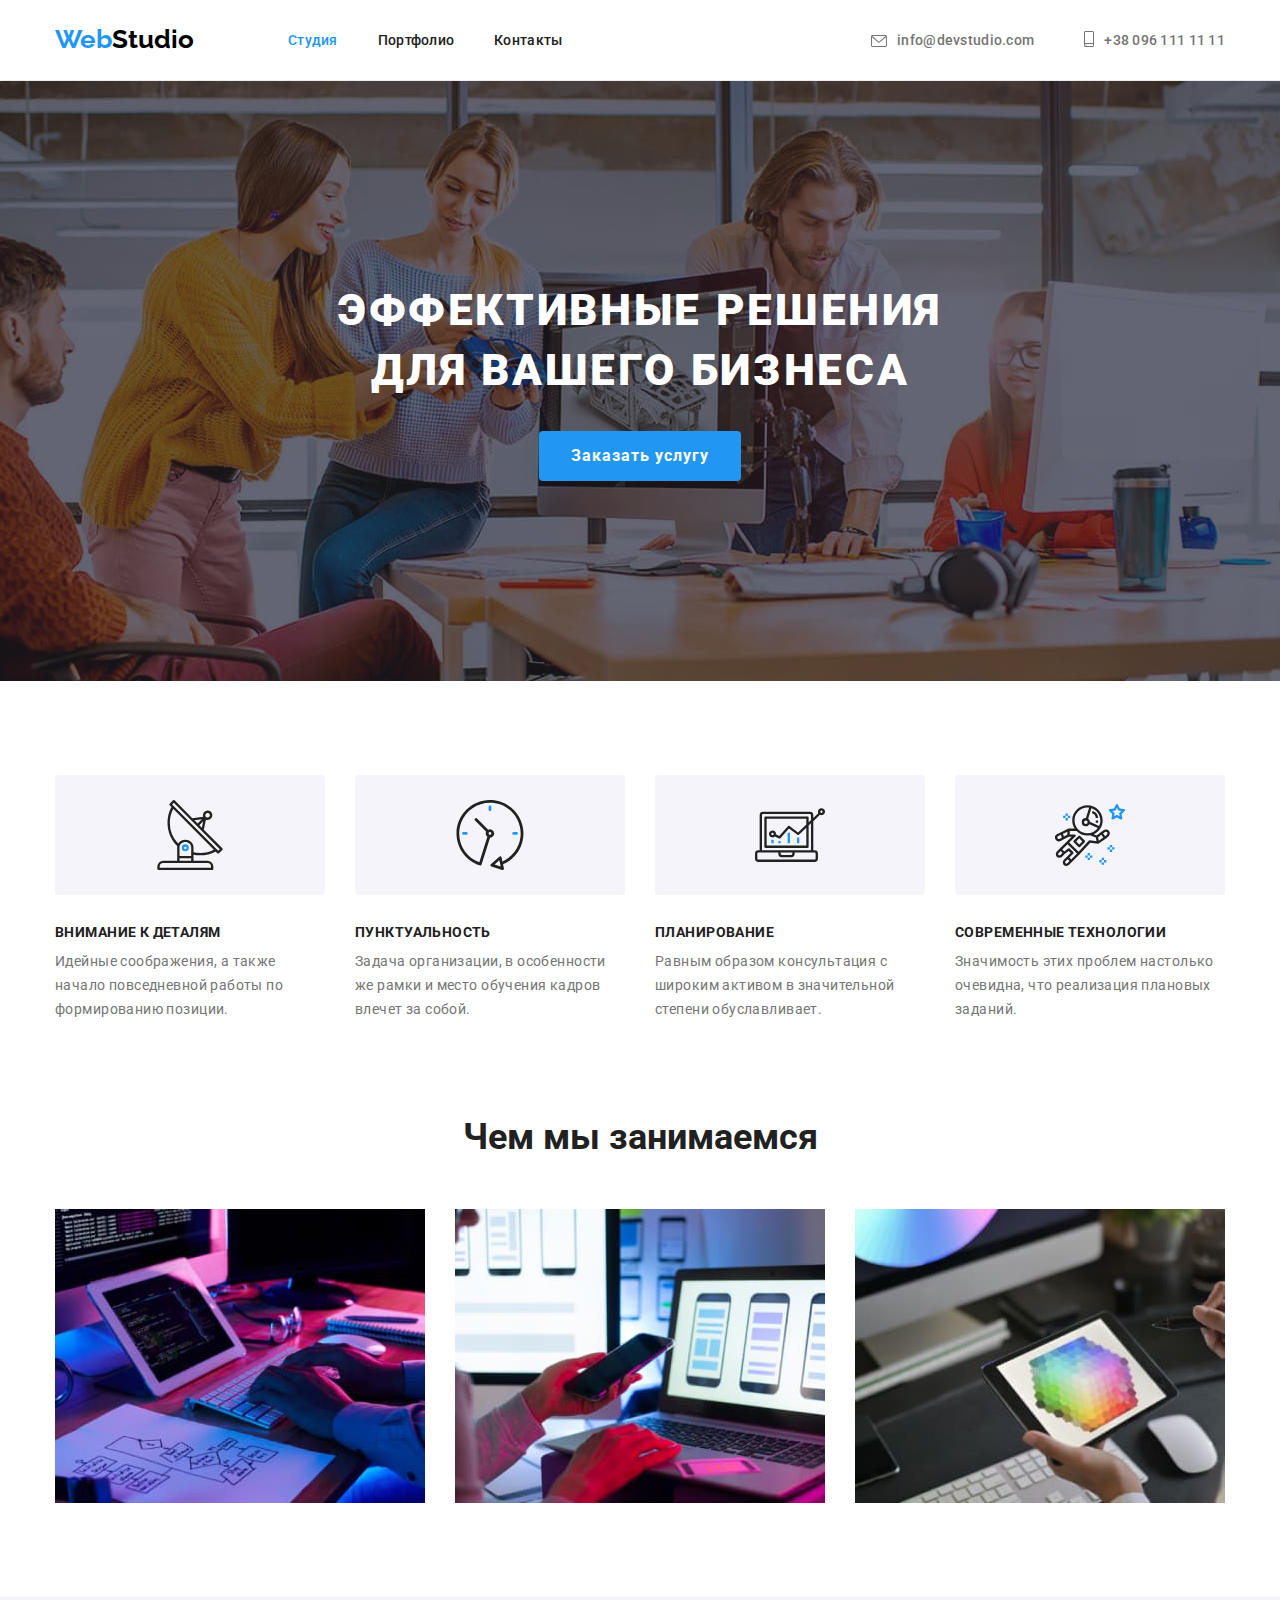
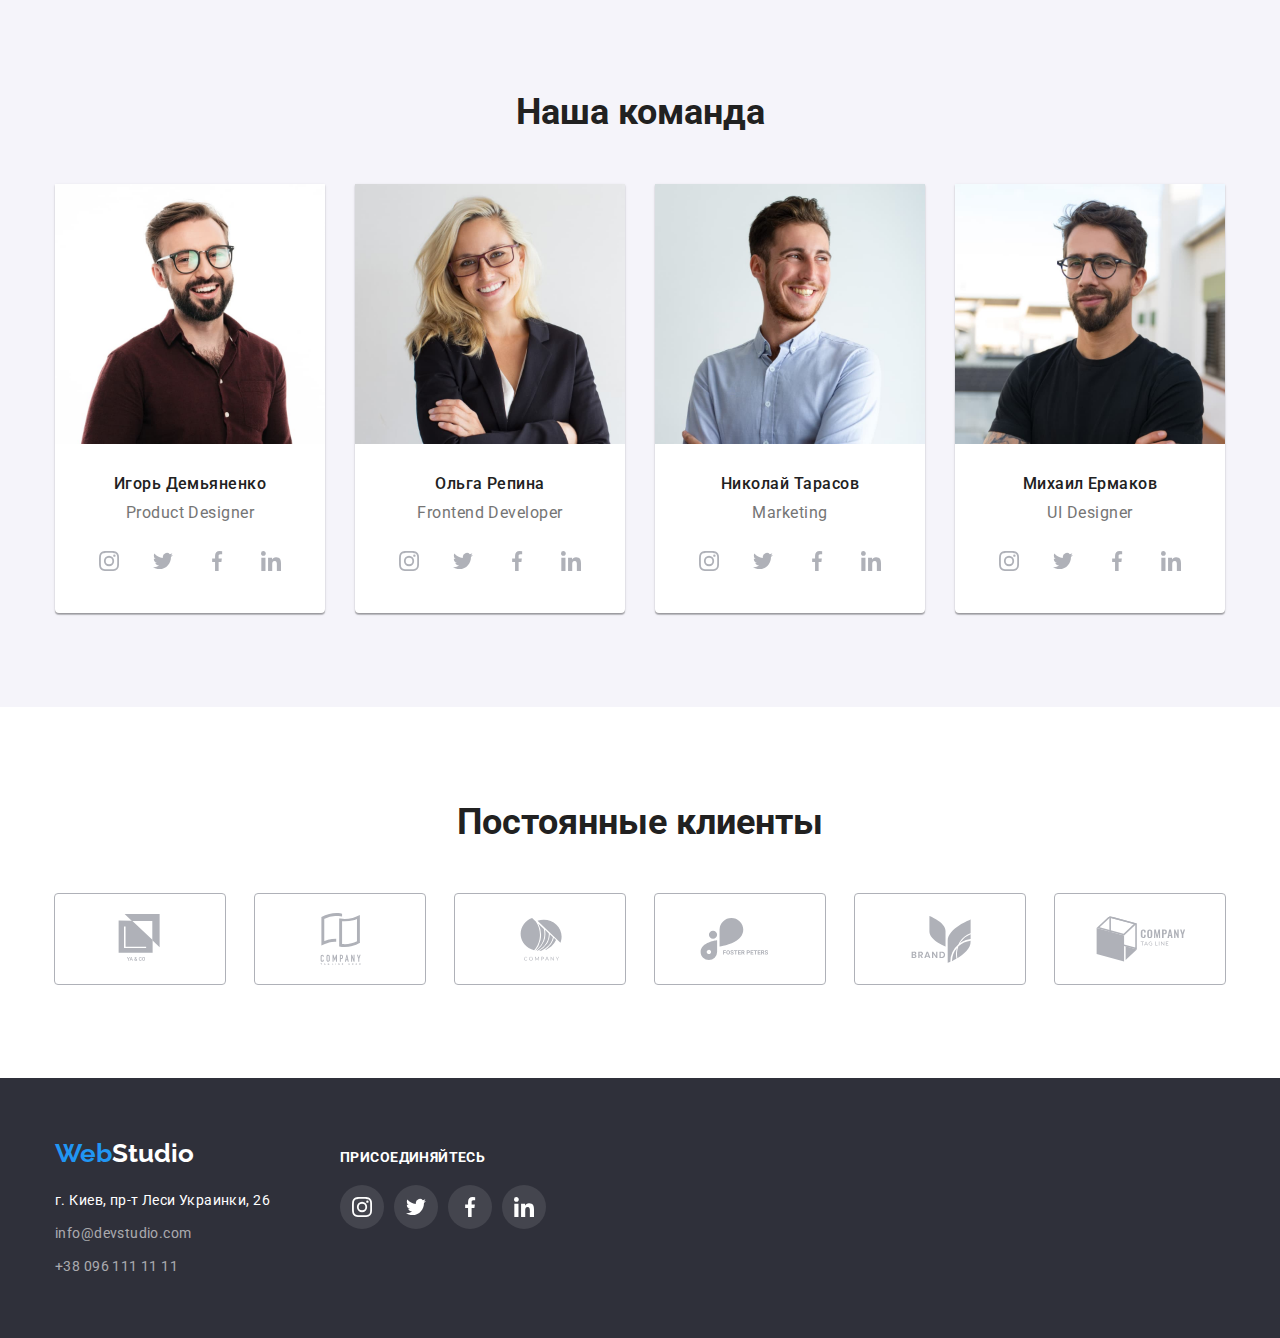
<file: index.html>
<!DOCTYPE html>
<html lang="en">
<head>
    <meta charset="UTF-8">
    <meta name="viewport" content="width=device-width, initial-scale=1.0">
    <link rel="preconnect" href="https://fonts.gstatic.com">
    <link rel="preconnect" href="https://fonts.gstatic.com">
    <link rel="preconnect" href="https://fonts.gstatic.com">
    <link
        href="https://fonts.googleapis.com/css2?family=Raleway:wght@700&family=Roboto:ital,wght@0,400;0,500;0,700;1,900&display=swap"
        rel="stylesheet">
    <link rel="stylesheet" href="./modern-normalize.css">    
    <link rel="stylesheet" href="./style.css">
    <title>WebStudio</title>
</head>
<body>
        <!--header-->
        <header class="header">
            <nav class="nav">
        
                <div class="container">
                    <a class="logo" href="/"><span>Web</span>Studio</a>
                    <ul class="nav-list list">
                        <li class="item">
                            <a class="link current" href="./index.html">Студия</a>
                        </li>
                        <li class="item">
                            <a class="link" href="./portfolio.html">Портфолио</a>
                        </li>
                        <li class="item">
                            <a class="link" href="">Контакты</a>
                        </li>
                    </ul>
        
                    <ul class="nav-contacts list">
                        <li class="item"> 
                            <a class="link" href="mailto:info@devstudio.com"><svg class="link-mail">
                                <use href="./sprite.svg#icon-mail"></use>
                            </svg>info@devstudio.com</a>
                        </li>
                        <li class="item"> 
                            <a class="link" href="tel:+380961111111"><svg class="link-phone" width="10" heigdht="16">
                                <use href="./sprite.svg#icon-telephone"></use>
                            </svg>+38 096 111 11 11</a>
                        </li>
                    </ul>
                </div>
        
            </nav>
        </header>
        
        <main>
        
            <!--hero-->
        
            <section class="hero">
                <div class="wrapper-hero">
                    <h1 class="hero-title">Эффективные решения для вашего бизнеса</h1>
                    <a class="button" href="">Заказать услугу</a>
                </div>
            </section>
        
            <!--advantages-->
        
            <section class="advantages">
                <div class="container">
                    <!-- <h2>Почему именно мы</h2> -->
                    <ul class="advantages-list">
                        <li class="advantages-item">
                            <div class="wrapper-icons">
                                <svg class="advantages-icon">
                                    <use href="./sprite.svg#icon-antenna"></use>
                                </svg>
                            </div>
                            <h3 class="advantages-title">Внимание к деталям</h3>
                            <p class="advantages-text">Идейные соображения, а также начало повседневной
                                работы по формированию позиции.
                            </p>
                        </li>
                        <li class="advantages-item">
                            <div class="wrapper-icons">
                                <svg class="advantages-icon">
                                    <use href="./sprite.svg#icon-clock"></use>
                                </svg>
                            </div>
                            <h3 class="advantages-title">Пунктуальность</h3>
                            <p class="advantages-text">Задача организации, в особенности же рамки и место
                                обучения кадров влечет за собой.
                            </p>
                        </li>
                        <li class="advantages-item">
                            <div class="wrapper-icons">
                                <svg class="advantages-icon">
                                    <use href="./sprite.svg#icon-diagram"></use>
                                </svg>
                            </div>
                            <h3 class="advantages-title">Планирование</h3>
                            <p class="advantages-text">Равным образом консультация с широким активом в
                                значительной степени обуславливает.
                            </p>
                        </li>
                        <li class="advantages-item">
                            <div class="wrapper-icons">
                                <svg class="advantages-icon">
                                    <use href="./sprite.svg#icon-astronaut"></use>
                                </svg>
                            </div>
                            <h3 class="advantages-title">Современные технологии</h3>
                            <p class="advantages-text">Значимость этих проблем настолько очевидна,
                                что реализация плановых заданий.
                            </p>
                        </li>
                    </ul>
                </div>
            </section>
        
            <!--activity-->
        
            <section class="activity">
                <div class="container">
                    <h2 class="title">Чем мы занимаемся</h2>
                    <ul class="activity-list">
                        <li class="activity-item">
                            <img src="./Images/work1.jpg" alt="" width="370">
                        </li>
                        <li class="activity-item">
                            <img src="./Images/work2.jpg" alt="" width="370">
                        </li>
                        <li class="activity-item">
                            <img src="./Images/work3.jpg" alt="" width="370">
                        </li>
                    </ul>
                </div>
            </section>
        
            <!--team-->
        
            <section class="team">
                <div class="container">
                    <h2 class="title">Наша команда</h2>
                    <ul class="team-list">
                        <li class="team-item">
                            <img src="./Images/specialist1.jpg" alt="" width="270">
                            <h3 class="employee">Игорь Демьяненко</h3>
                            <p class="position">Product Designer</p>
                            <ul class="social-networks">
                                <li class="social-icons-wr">
                                    <a class="social-icons"  href="">
                                        <svg class="social-icon">
                                            <use href="./sprite.svg#icon-instagram"  width="20" height="20"></use>
                                        </svg>
                                    </a>
                                </li>
                                <li class="social-icons-wr">
                                    <a class="social-icons" href="">
                                        <svg class="social-icon">
                                            <use href="./sprite.svg#icon-twitter" width="20" height="20"></use>
                                        </svg>
                                    </a>
                                </li>
                                <li class="social-icons-wr">
                                <a class="social-icons" href="">
                                    <svg class="social-icon">
                                        <use href="./sprite.svg#icon-facebook" width="20" height="20"></use>
                                    </svg>
                                </a>
                                </li>
                                <li class="social-icons-wr">
                                    <a class="social-icons" href="">
                                        <svg class="social-icon">
                                            <use href="./sprite.svg#icon-linkedin" width="20" height="20"></use>
                                        </svg>
                                    </a>
                                </li>
                            </ul>
                        </li>
                        <li class="team-item">
                            <img src="./Images/specialist2.jpg" alt="" width="270">
                            <h3 class="employee">Ольга Репина</h3>
                            <p class="position">Frontend Developer</p>
                            <ul class="social-networks">
                                <li class="social-icons-wr">
                                    <a class="social-icons" href="">
                                        <svg class="social-icon">
                                            <use href="./sprite.svg#icon-instagram" width="20" height="20"></use>
                                        </svg>
                                    </a>
                                </li>
                                <li class="social-icons-wr">
                                    <a class="social-icons" href="">
                                        <svg class="social-icon">
                                            <use href="./sprite.svg#icon-twitter" width="20" height="20"></use>
                                        </svg>
                                    </a>
                                </li>
                                <li class="social-icons-wr">
                                    <a class="social-icons" href="">
                                        <svg class="social-icon">
                                            <use href="./sprite.svg#icon-facebook" width="20" height="20"></use>
                                        </svg>
                                    </a>
                                </li>
                                <li class="social-icons-wr">
                                    <a class="social-icons" href="">
                                        <svg class="social-icon">
                                            <use href="./sprite.svg#icon-linkedin" width="20" height="20"></use>
                                        </svg>
                                    </a>
                                </li>
                            </ul>
                        </li>
                        <li class="team-item">
                            <img src="./Images/specialist3.jpg" alt="" width="270">
                            <h3 class="employee">Николай Тарасов</h3>
                            <p class="position">Marketing</p>
                            <ul class="social-networks">
                                <li class="social-icons-wr">
                                    <a class="social-icons" href="">
                                        <svg class="social-icon">
                                            <use href="./sprite.svg#icon-instagram" width="20" height="20"></use>
                                        </svg>
                                    </a>
                                </li>
                                <li class="social-icons-wr">
                                    <a class="social-icons" href="">
                                        <svg class="social-icon">
                                            <use href="./sprite.svg#icon-twitter" width="20" height="20"></use>
                                        </svg>
                                    </a>
                                </li>
                                <li class="social-icons-wr">
                                    <a class="social-icons" href="">
                                        <svg class="social-icon">
                                            <use href="./sprite.svg#icon-facebook" width="20" height="20"></use>
                                        </svg>
                                    </a>
                                </li>
                                <li class="social-icons-wr">
                                    <a class="social-icons" href="">
                                        <svg class="social-icon">
                                            <use href="./sprite.svg#icon-linkedin" width="20" height="20"></use>
                                        </svg>
                                    </a>
                                </li>
                            </ul>
                        </li>
                        <li class="team-item">
                            <img src="./Images/specialist4.jpg" alt="" width="270">
                            <h3 class="employee">Михаил Ермаков</h3>
                            <p class="position">UI Designer</p>
                            <ul class="social-networks">
                                <li class="social-icons-wr">
                                    <a class="social-icons" href="">
                                        <svg class="social-icon">
                                            <use href="./sprite.svg#icon-instagram" width="20" height="20"></use>
                                        </svg>
                                    </a>
                                </li>
                                <li class="social-icons-wr">
                                    <a class="social-icons" href="">
                                        <svg class="social-icon">
                                            <use href="./sprite.svg#icon-twitter" width="20" height="20"></use>
                                        </svg>
                                    </a>
                                </li>
                                <li class="social-icons-wr">
                                    <a class="social-icons" href="">
                                        <svg class="social-icon">
                                            <use href="./sprite.svg#icon-facebook" width="20" height="20"></use>
                                        </svg>
                                    </a>
                                </li>
                                <li class="social-icons-wr">
                                    <a class="social-icons" href="">
                                        <svg class="social-icon">
                                            <use href="./sprite.svg#icon-linkedin" width="20" height="20"></use>
                                        </svg>
                                    </a>
                                </li>
                            </ul>
                        </li>
                    </ul>
                </div>
            </section>

            <!-- clients -->

            <section class="clients">
                <div class="container">
                    <h2 class="title">Постоянные клиенты</h2>
                    <ul class="clients-list">
                        <li class="clients-wrapper">
                            <a class="clients-icons" href="">
                                <svg class="clients-icon">
                                    <use href="./sprite.svg#icon-client-1"></use>
                                </svg>
                            </a>
                        </li>
                        <li class="clients-wrapper">
                            <a class="clients-icons" href="">
                                <svg class="clients-icon">
                                    <use href="./sprite.svg#icon-client-2"></use>
                                </svg>
                            </a>
                        </li>
                        <li class="clients-wrapper">
                            <a class="clients-icons" href="">
                                <svg class="clients-icon">
                                    <use href="./sprite.svg#icon-client-3"></use>
                                </svg>
                            </a>
                        </li>
                        <li class="clients-wrapper">
                            <a class="clients-icons" href="">
                                <svg class="clients-icon">
                                    <use href="./sprite.svg#icon-client-4"></use>
                                </svg>
                            </a>
                        </li>
                        <li class="clients-wrapper">
                            <a class="clients-icons" href="">
                                <svg class="clients-icon">
                                    <use href="./sprite.svg#icon-client-5"></use>
                                </svg>
                            </a>
                        </li>
                        <li class="clients-wrapper">
                            <a class="clients-icons" href="">
                                <svg class="clients-icon">
                                    <use href="./sprite.svg#icon-client-6"></use>
                                </svg>
                            </a>
                        </li>
                    </ul>
                </div>
            </section>
        </main>
        
        <!--Footer-->
        
        <footer class="footer">
            <div class="container footer-container">
                <div>
                    <a class="logo" href="/"><span>Web</span>Studio</a>
                    <address>
                        <ul>
                            <li class="footer-item">
                                <a class="physical-addr" href="https://goo.gl/maps/uuf63Y5LSHBS14dH9" target="blank">
                                    г. Киев, пр-т Леси Украинки, 26
                                </a>
                            </li>
                            <li class="footer-item">
                                <a class="connection" href="mailto:info@devstudio.com">info@devstudio.com</a>
                            </li>
                            <li class="footer-item">
                                <a class="connection" href="tel:+380961111111">+38 096 111 11 11</a>
                            </li>
                        </ul>
                    </address>
                </div>
                <div class="social-links">
                    <h3 class="ft-icons-title">присоединяйтесь</h3>
                    <ul class="social-networks ft-icons">
                        <li class="social-icons-wr">
                            <a class="social-icons " href="">
                                <svg class="social-icon">
                                    <use href="./sprite.svg#icon-instagram" width="20" height="20"></use>
                                </svg>
                            </a>
                        </li>
                        <li class="social-icons-wr">
                            <a class="social-icons" href="">
                                <svg class="social-icon">
                                    <use href="./sprite.svg#icon-twitter" width="20" height="20"></use>
                                </svg>
                            </a>
                        </li>
                        <li class="social-icons-wr">
                            <a class="social-icons" href="">
                                <svg class="social-icon">
                                    <use href="./sprite.svg#icon-facebook" width="20" height="20"></use>
                                </svg>
                            </a>
                        </li>
                        <li class="social-icons-wr">
                            <a class="social-icons" href="">
                                <svg class="social-icon">
                                    <use href="./sprite.svg#icon-linkedin" width="20" height="20"></use>
                                </svg>
                            </a>
                        </li>
                    </ul>
                </div>
             </div> <!--container -->
        </footer>
</body>
</html>
</file>
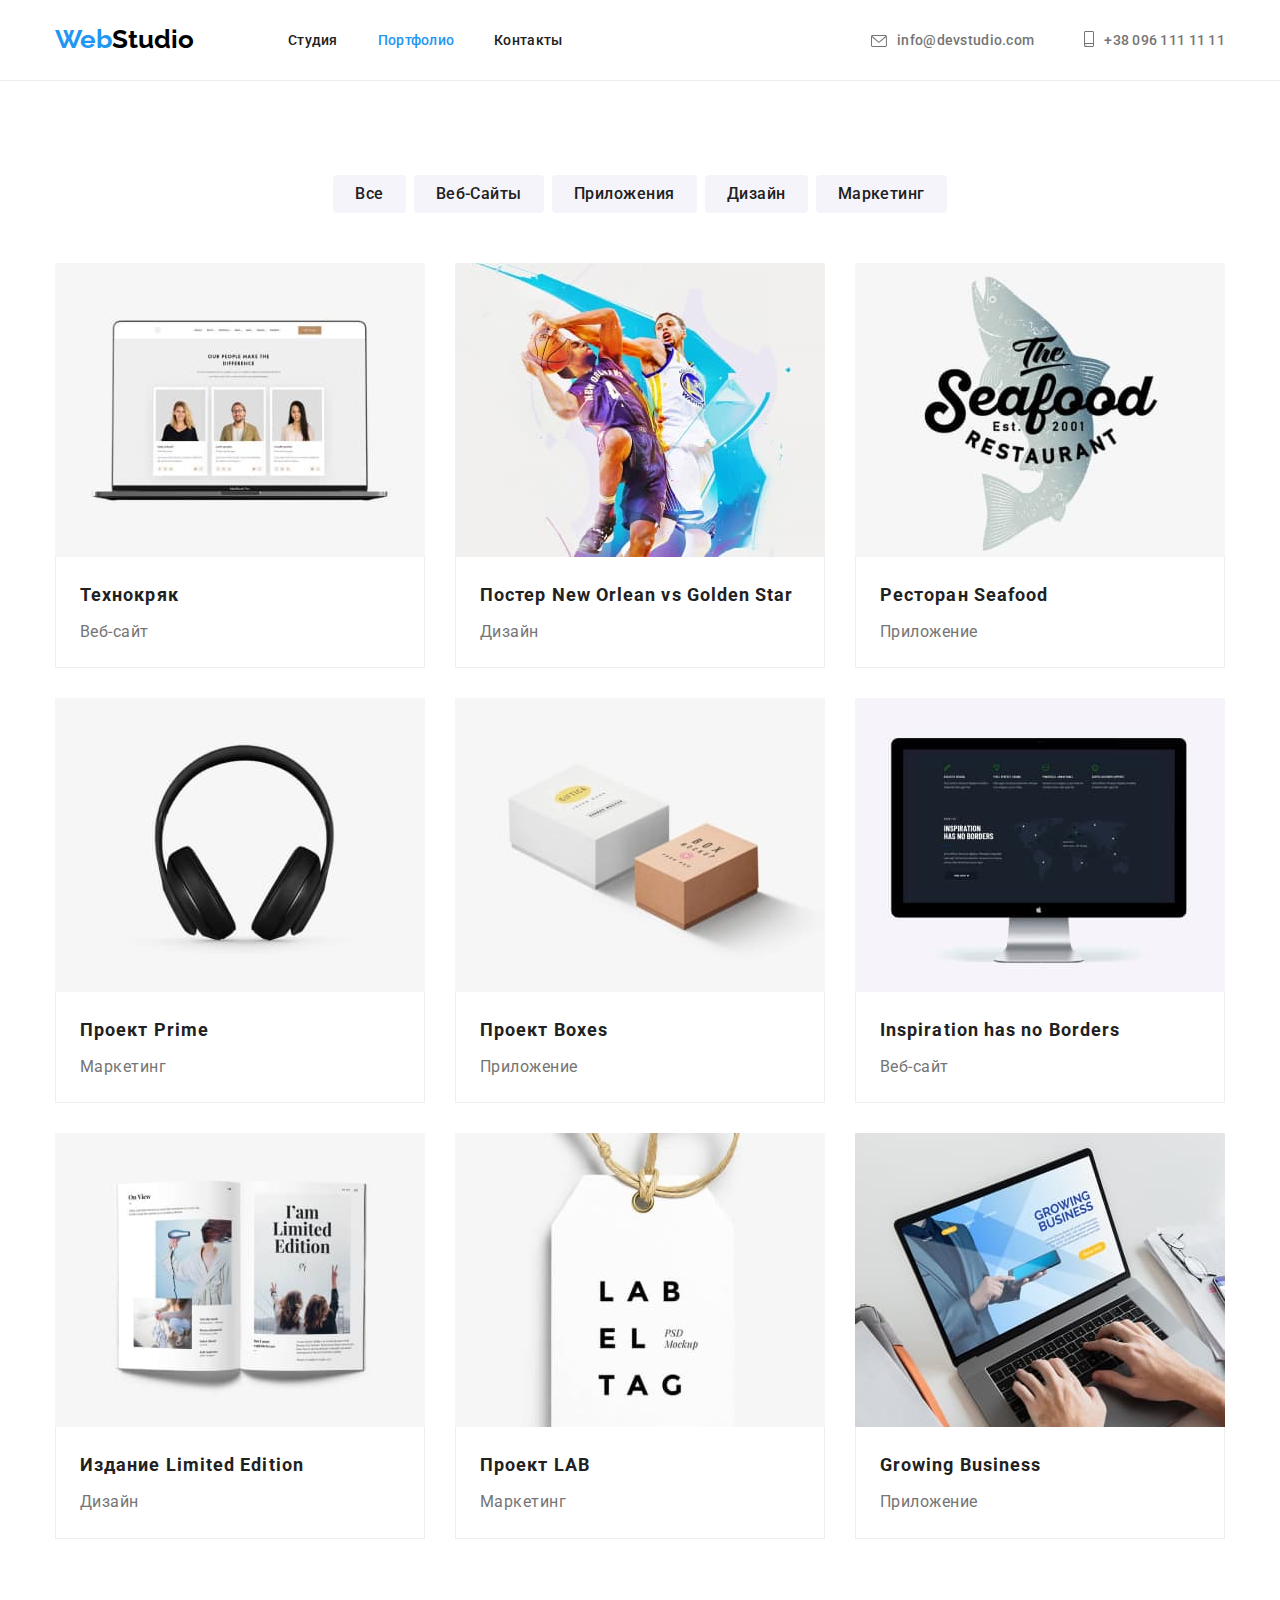
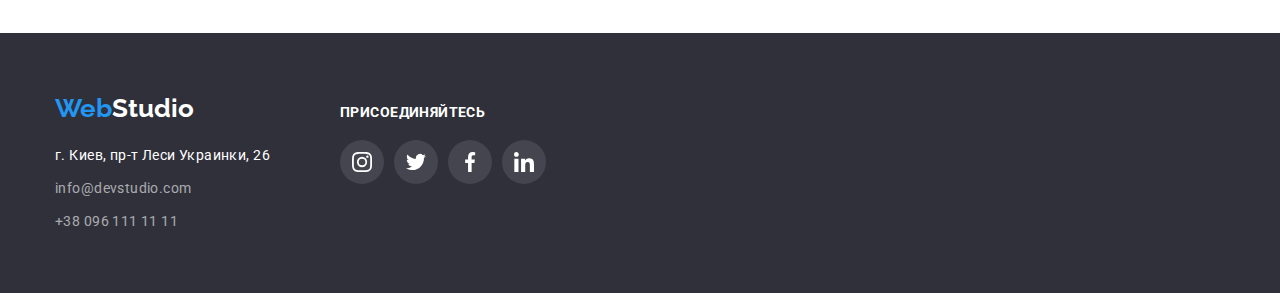
<file: portfolio.html>
<!DOCTYPE html>
<html lang="en">
<head>
    <meta charset="UTF-8">
    <meta name="viewport" content="width=device-width, initial-scale=1.0">
    <link rel="preconnect" href="https://fonts.gstatic.com">
    <link rel="preconnect" href="https://fonts.gstatic.com">
    <link rel="preconnect" href="https://fonts.gstatic.com">
    <link
        href="https://fonts.googleapis.com/css2?family=Raleway:wght@700&family=Roboto:ital,wght@0,400;0,500;0,700;1,900&display=swap"
        rel="stylesheet">
    <link rel="stylesheet" href="./modern-normalize.css">
    <link rel="stylesheet" href="./style.css">
    <title>Portfolio</title>
</head>
<body>

        <!--header-->    
        <header class="header">
            <nav class="nav">
        
                <div class="container">
                    <a class="logo" href="/"><span>Web</span>Studio</a>
                    <ul class="nav-list list">
                        <li class="item">
                            <a class="link " href="./index.html">Студия</a>
                        </li>
                        <li class="item">
                            <a class="link current" href="./portfolio.html">Портфолио</a>
                        </li>
                        <li class="item">
                            <a class="link" href="">Контакты</a>
                        </li>
                    </ul>
        
                    <ul class="nav-contacts list">
                        <li class="item">
                            <a class="link" href="mailto:info@devstudio.com"><svg class="link-mail">
                                    <use href="./sprite.svg#icon-mail"></use>
                                </svg>info@devstudio.com</a>
                        </li>
                        <li class="item">
                            <a class="link" href="tel:+380961111111"><svg class="link-phone" width="10" heigdht="16">
                                    <use href="./sprite.svg#icon-telephone"></use>
                                </svg>+38 096 111 11 11</a>
                        </li>
                    </ul>
                </div>
        
            </nav>
        </header>

        <!--main-->
        <main>
            <section class="portfolio">
                <div class="container">
                    <h1 class="invisible">портфолио</h1>
                    <ul class="filters">
                        <li class="filter-item">
                            <button class="filter">все</button>
                        </li>
                        <li class="filter-item">
                            <button class="filter">веб-сайты</button>
                        </li>
                        <li class="filter-item">
                            <button class="filter">приложения</button>
                        </li>
                        <li class="filter-item">
                            <button class="filter">дизайн</button>
                        </li>
                        <li class="filter-item">
                            <button class="filter">маркетинг</button>
                        </li>
                    </ul>    

                    <ul class="projects">
                        <li class="card">
                            <a href="">
                                <img src="./Images/технокряк.jpg" alt="">
                                <div class="card-content">
                                    <h2 class="project">Технокряк</h2>
                                    <p class="type">Веб-сайт</p>
                                </div>
                            </a>
                    
                        </li>
                        <li class="card">
                            <a href="">
                                <img src="./Images/постер new orlean.jpg" alt="">
                                <div class="card-content">
                                    <h2 class="project">Постер New Orlean vs Golden Star</h2>
                                    <p class="type">Дизайн</p>
                                </div>
                            </a>
                    
                        </li>
                        <li class="card">
                            <a href="">
                                <img src="./Images/приложение seafood.jpg" alt="">
                                <div class="card-content">
                                    <h2 class="project">Ресторан Seafood</h2>
                                    <p class="type">Приложение</p>
                                </div>
                            </a>
                    
                        </li>
                        <li class="card">
                            <a href="">
                                <img src="./Images/проэкт prime.jpg" alt="">
                                <div class="card-content">
                                    <h2 class="project">Проект Prime</h2>
                                    <p class="type">Маркетинг</p>
                                </div>
                            </a>
                    
                        </li>
                        <li class="card">
                            <a href="">
                                <img src="./Images/проэкт boxes.jpg" alt="">
                                <div class="card-content">
                                    <h2 class="project">Проект Boxes</h2>
                                    <p class="type">Приложение</p>
                                </div>
                            </a>
                    
                        </li>
                        <li class="card">
                            <a href="">
                                <img src="./Images/inspiration.jpg" alt="">
                                <div class="card-content">
                                    <h2 class="project">Inspiration has no Borders</h2>
                                    <p class="type">Веб-сайт</p>
                                </div>
                            </a>
                    
                        </li>
                        <li class="card">
                            <a href="">
                                <img src="./Images/limited education.jpg" alt="">
                                <div class="card-content">
                                    <h2 class="project">Издание Limited Edition</h2>
                                    <p class="type">Дизайн</p>
                                </div>
                            </a>
                    
                        </li>
                        <li class="card">
                            <a href="">
                                <img src="./Images/проэкт lab.jpg" alt="">
                                <div class="card-content">
                                    <h2 class="project">Проект LAB</h2>
                                    <p class="type">Маркетинг</p>
                                </div>
                            </a>
                    
                        </li>
                        <li class="card">
                            <a href="">
                                <img src="./Images/growing business.jpg" alt="">
                                <div class="card-content">
                                    <h2 class="project">Growing Business</h2>
                                    <p class="type">Приложение</p>
                                </div>
                            </a>
                    
                        </li>
                    </ul>
                </div> 
            </section>

        </main>

        <!--Footer-->   
    <footer class="footer">
        <div class="container footer-container">
            <div>
                <a class="logo" href="/"><span>Web</span>Studio</a>
                <address>
                    <ul>
                        <li class="footer-item">
                            <a class="physical-addr" href="https://goo.gl/maps/uuf63Y5LSHBS14dH9" target="blank">
                                г. Киев, пр-т Леси Украинки, 26
                            </a>
                        </li>
                        <li class="footer-item">
                            <a class="connection" href="mailto:info@devstudio.com">info@devstudio.com</a>
                        </li>
                        <li class="footer-item">
                            <a class="connection" href="tel:+380961111111">+38 096 111 11 11</a>
                        </li>
                    </ul>
                </address>
            </div>
            <div class="social-links">
                <h3 class="ft-icons-title">присоединяйтесь</h3>
                <ul class="social-networks ft-icons">
                    <li class="social-icons-wr">
                        <a class="social-icons " href="">
                            <svg class="social-icon">
                                <use href="./sprite.svg#icon-instagram" width="20" height="20"></use>
                            </svg>
                        </a>
                    </li>
                    <li class="social-icons-wr">
                        <a class="social-icons" href="">
                            <svg class="social-icon">
                                <use href="./sprite.svg#icon-twitter" width="20" height="20"></use>
                            </svg>
                        </a>
                    </li>
                    <li class="social-icons-wr">
                        <a class="social-icons" href="">
                            <svg class="social-icon">
                                <use href="./sprite.svg#icon-facebook" width="20" height="20"></use>
                            </svg>
                        </a>
                    </li>
                    <li class="social-icons-wr">
                        <a class="social-icons" href="">
                            <svg class="social-icon">
                                <use href="./sprite.svg#icon-linkedin" width="20" height="20"></use>
                            </svg>
                        </a>
                    </li>
                </ul>
            </div>
        </div>
        <!--container -->
    </footer>

</body>
</html>
</file>
<file: style.css>
/* 
основной цвет текста    #757575
второстепенный цвет текста  #212121
акцент   #2196f3
*/

:root {
  --primary-text-color: #757575;
  --title-text-color: #212121;
  --accent-color: #2196f3;
  --button-white: #ffffff;
  --bg-color-btn: #f5f4fa;
  --body-bg-color: #ffffff;
  --text-logo-black: #000;
  --text-white: #ffffff;
  --bg-hero-footer: #2f303a;
  --bg-section-team: #f5f4fa;
  --adress-text-color: rgba(255, 255, 255, 0.6);
  --bg-icons-adv: #f5f4fa;
  --icon-color-white: #fff;
  --icon-color-gray: #afb1b8;
}

a {
  text-decoration: none;
}

ul {
  list-style: none;
  margin: 0;
  padding: 0;
}

img {
  display: block;
}

body {
  font-family: "Roboto", sans-serif;
  background-color: var(--body-bg-color);
}

.container {
  max-width: 1200px;
  padding-left: 15px;
  padding-right: 15px;
  margin-left: auto;
  margin-right: auto;
}

/* webstudio */

/* header */
.header .container {
  display: flex;
  align-items: center;
}

.header {
  border-bottom-width: 1px;
  border-bottom-style: solid;
  border-bottom-color: #ececec;
}

.logo {
  font-family: "Raleway", sans-serif;
  font-style: normal;
  font-weight: 700;
  font-size: 26px;
  color: var(--text-logo-black);
  line-height: 1.2;
}

.logo > span {
  color: var(--accent-color);
}

.nav-list {
  display: flex;
  padding-left: 0;
  margin-left: 94px;
}

.nav-list .item + .item {
  margin-left: 40px;
}

.nav-list .link {
  display: block;
  padding-top: 32px;
  padding-bottom: 32px;

  font-weight: 500;
  font-size: 14px;
  line-height: 16px;
  letter-spacing: 0.02em;

  color: var(--title-text-color);
}

.nav-contacts {
  display: flex;
  margin-left: auto;
}

.nav-contacts .item + .item {
  margin-left: 50px;
}

.nav-contacts a {
  font-weight: 500;
  font-size: 14px;
  line-height: 16px;
  letter-spacing: 0.02em;

  color: var(--primary-text-color);
}

.link:hover,
.link:focus,
.nav-list .link.current {
  color: var(--accent-color);
}

.link-mail {
  margin-right: 10px;
  width: 16px;
  height: 12px;
  display: inline-block;
  fill: currentColor;
  vertical-align: middle;
}

.link-phone {
  margin-right: 10px;
  width: 10px;
  height: 16px;
  display: inline-block;
  fill: currentColor;
  vertical-align: top;
}

/* main */

/* hero */
.hero {
  height: 600px;
  max-width: 1600px;
  background-color: var(--bg-hero-footer);
  background-image: linear-gradient(
      to right,
      rgba(47, 48, 58, 0.4),
      rgba(47, 48, 58, 0.4)
    ),
    url(./Images/hero.jpg);
  background-size: cover;
  background-position: center;

  padding-top: 200px;
  padding-bottom: 200px;
}

.wrapper-hero {
  margin-left: auto;
  margin-right: auto;

  max-width: 696px;
  text-align: center;
}

.hero-title {
  margin-top: 0;
  margin-bottom: 30px;

  font-weight: 900;
  font-size: 44px;
  line-height: 1.36;
  letter-spacing: 0.06em;
  text-transform: uppercase;

  color: var(--text-white);
}

.hero .button {
  display: inline-block;
  margin-left: auto;
  margin-right: auto;
  padding: 10px 32px;
  border-radius: 4px;

  font-weight: 700;
  font-size: 16px;
  line-height: 1.9;

  letter-spacing: 0.06em;

  color: var(--button-white);
  background-color: var(--accent-color);
  text-align: center;
}

/* advantages */

.advantages {
  padding-top: 94px;
}

.advantages-list {
  display: flex;
}

.advantages-item:not(:last-child) {
  margin-right: 30px;
}
.advantages-title {
  margin-top: 0;
  margin-bottom: 10px;

  font-weight: 700;
  font-size: 14px;
  line-height: 1.1;
  letter-spacing: 0.03em;
  text-transform: uppercase;
  color: var(--title-text-color);
}

.advantages-text {
  margin-top: 0;
  margin-bottom: 0;

  font-size: 14px;
  line-height: 1.7;
  letter-spacing: 0.03em;

  color: var(--primary-text-color);
}

.wrapper-icons {
  display: flex;
  align-items: center;
  justify-content: center;
  margin-bottom: 30px;
  width: 270px;
  height: 120px;
  background-color: var(--bg-icons-adv);
  border-radius: 4px;
}

.advantages-icon {
  width: 70px;
  height: 70px;
}

/* activity */

.activity {
  padding-top: 94px;
  padding-bottom: 94px;
}

.activity-list {
  display: flex;
}

.activity-item {
  background-color: var(--bg-hero-footer);
}

.activity-item:not(:last-child) {
  margin-right: 30px;
}

.title {
  margin-top: 0;
  margin-bottom: 50px;

  font-weight: 700;
  font-size: 36px;
  line-height: 1.2;
  text-align: center;
  color: var(--title-text-color);
}

/* team */
.team {
  padding-top: 94px;
  padding-bottom: 94px;

  background: var(--bg-section-team);
}

.team-list {
  display: flex;
}

.team-item {
  text-align: center;

  background: var(--body-bg-color);
  box-shadow: 0px 1px 3px rgba(0, 0, 0, 0.12), 0px 1px 1px rgba(0, 0, 0, 0.14),
    0px 2px 1px rgba(0, 0, 0, 0.2);
  border-radius: 0px 0px 4px 4px;
}

.team-item:not(:last-child) {
  margin-right: 30px;
}

.employee {
  margin-top: 30px;
  margin-bottom: 10px;

  font-weight: 500;
  font-size: 16px;
  line-height: 1.2;
  letter-spacing: 0.03em;

  color: var(--title-text-color);
}

.position {
  margin-top: 0;
  margin-bottom: 16px;

  font-weight: 400;
  font-size: 16px;
  line-height: 1.2;
  letter-spacing: 0.03em;

  color: var(--primary-text-color);
}

.social-networks {
  display: flex;
  margin-bottom: 30px;
  justify-content: center;
}

.social-icons {
  display: flex;
  justify-content: center;
  align-items: center;
  width: 44px;
  height: 44px;
  border-radius: 50%;
  color: var(--icon-color-gray);
}

.social-icons-wr:not(:last-child) {
  margin-right: 10px;
}

.social-icon {
  width: 20px;
  height: 20px;
  fill: currentColor;
}

.social-icons:hover,
.social-icons:focus {
  background-color: var(--accent-color);
  color: var(--icon-color-white);
}

/* clients */

.clients {
  padding-top: 94px;
  padding-bottom: 94px;
}

.clients-list {
  display: flex;
  justify-content: center;
}

.clients-wrapper {
  display: flex;
  justify-content: center;
  align-items: center;
  width: 170px;
  height: 90px;
}

.clients-wrapper:not(:last-child) {
  margin-right: 30px;
}

.clients-icons {
  display: flex;
  color: var(--icon-color-gray);
  border: 1px solid;
  border-radius: 4px;
}

.clients-icon {
  width: 170px;
  height: 90px;
  fill: currentColor;
}

.clients-icons:hover,
.clients-icons:focus {
  color: var(--accent-color);
}

/* footer */
.footer {
  padding-top: 60px;
  padding-bottom: 60px;

  background: var(--bg-hero-footer);
}

.footer .logo {
  display: inline-block;
  color: var(--text-white);
}

.footer-item:not(:last-child) {
  margin-bottom: 9px;
}

.footer address {
  margin-top: 20px;
}

.physical-addr {
  font-style: normal;
  font-weight: 400;
  font-size: 14px;
  line-height: 1.7;
  letter-spacing: 0.03em;

  color: var(--text-white);
}

.connection {
  font-style: normal;
  font-weight: 400;
  font-size: 14px;
  line-height: 1.7;
  letter-spacing: 0.03em;

  color: var(--adress-text-color);
}

.footer-container {
  display: flex;
}

.social-links {
  padding-top: 12px;
  margin-left: 70px;
}

.ft-icons-title {
  margin-top: 0;
  margin-bottom: 20px;
  font-weight: bold;
  font-size: 14px;
  line-height: 1.1;
  letter-spacing: 0.03em;
  text-transform: uppercase;

  color: var(--text-white);
}

.ft-icons {
  justify-content: start;
}

.ft-icons .social-icons {
  background: rgba(255, 255, 255, 0.1);
  color: var(--icon-color-white);
}

.ft-icons .social-icons:hover,
.ft-icons .social-icons:focus {
  background-color: var(--accent-color);
}

.ft-icons .social-icon {
  fill: currentColor;
}

/* portfolio */

.invisible {
  display: none;
}

/* filters */

.portfolio {
  padding-top: 94px;
  padding-bottom: 94px;
}

.filters {
  display: flex;
  justify-content: center;
  margin-bottom: 50px;
}

.filter-item:not(:last-child) {
  margin-right: 8px;
}

.filter {
  padding: 6px 22px;
  border-radius: 4px;
  border: none;

  background-color: var(--bg-color-btn);

  font-weight: 500;
  font-size: 16px;
  line-height: 1.6;
  text-align: center;
  letter-spacing: 0.03em;
  text-transform: capitalize;

  color: var(--title-text-color);
}

.filter:hover {
  background-color: var(--accent-color);
  color: var(--button-white);
}

/* projects */

.projects {
  display: flex;
  flex-wrap: wrap;
}

.card {
  margin-right: 30px;
  margin-bottom: 30px;
}

.card:hover,
.card:focus {
  box-shadow: 0px 1px 1px rgba(0, 0, 0, 0.12), 0px 4px 4px rgba(0, 0, 0, 0.06),
    1px 4px 6px rgba(0, 0, 0, 0.16);
}

.card:nth-child(3n) {
  margin-right: 0;
}

.card:nth-last-child(-n + 3) {
  margin-bottom: 0;
}

.card-content {
  padding-top: 20px;
  padding-bottom: 20px;
  padding-left: 24px;

  border-right-width: 1px;
  border-right-style: solid;
  border-right-color: #eeeeee;

  border-bottom-width: 1px;
  border-bottom-style: solid;
  border-bottom-color: #eeeeee;

  border-left-width: 1px;
  border-left-style: solid;
  border-left-color: #eeeeee;
}

.project {
  margin-top: 0;
  margin-bottom: 0;

  font-weight: 700;
  font-size: 18px;
  line-height: 2;
  letter-spacing: 0.06em;

  color: var(--title-text-color);
}

.type {
  margin-top: 4px;
  margin-bottom: 0;

  font-weight: 400;
  font-size: 16px;
  line-height: 1.9;
  letter-spacing: 0.03em;

  color: var(--primary-text-color);
}
</file>
